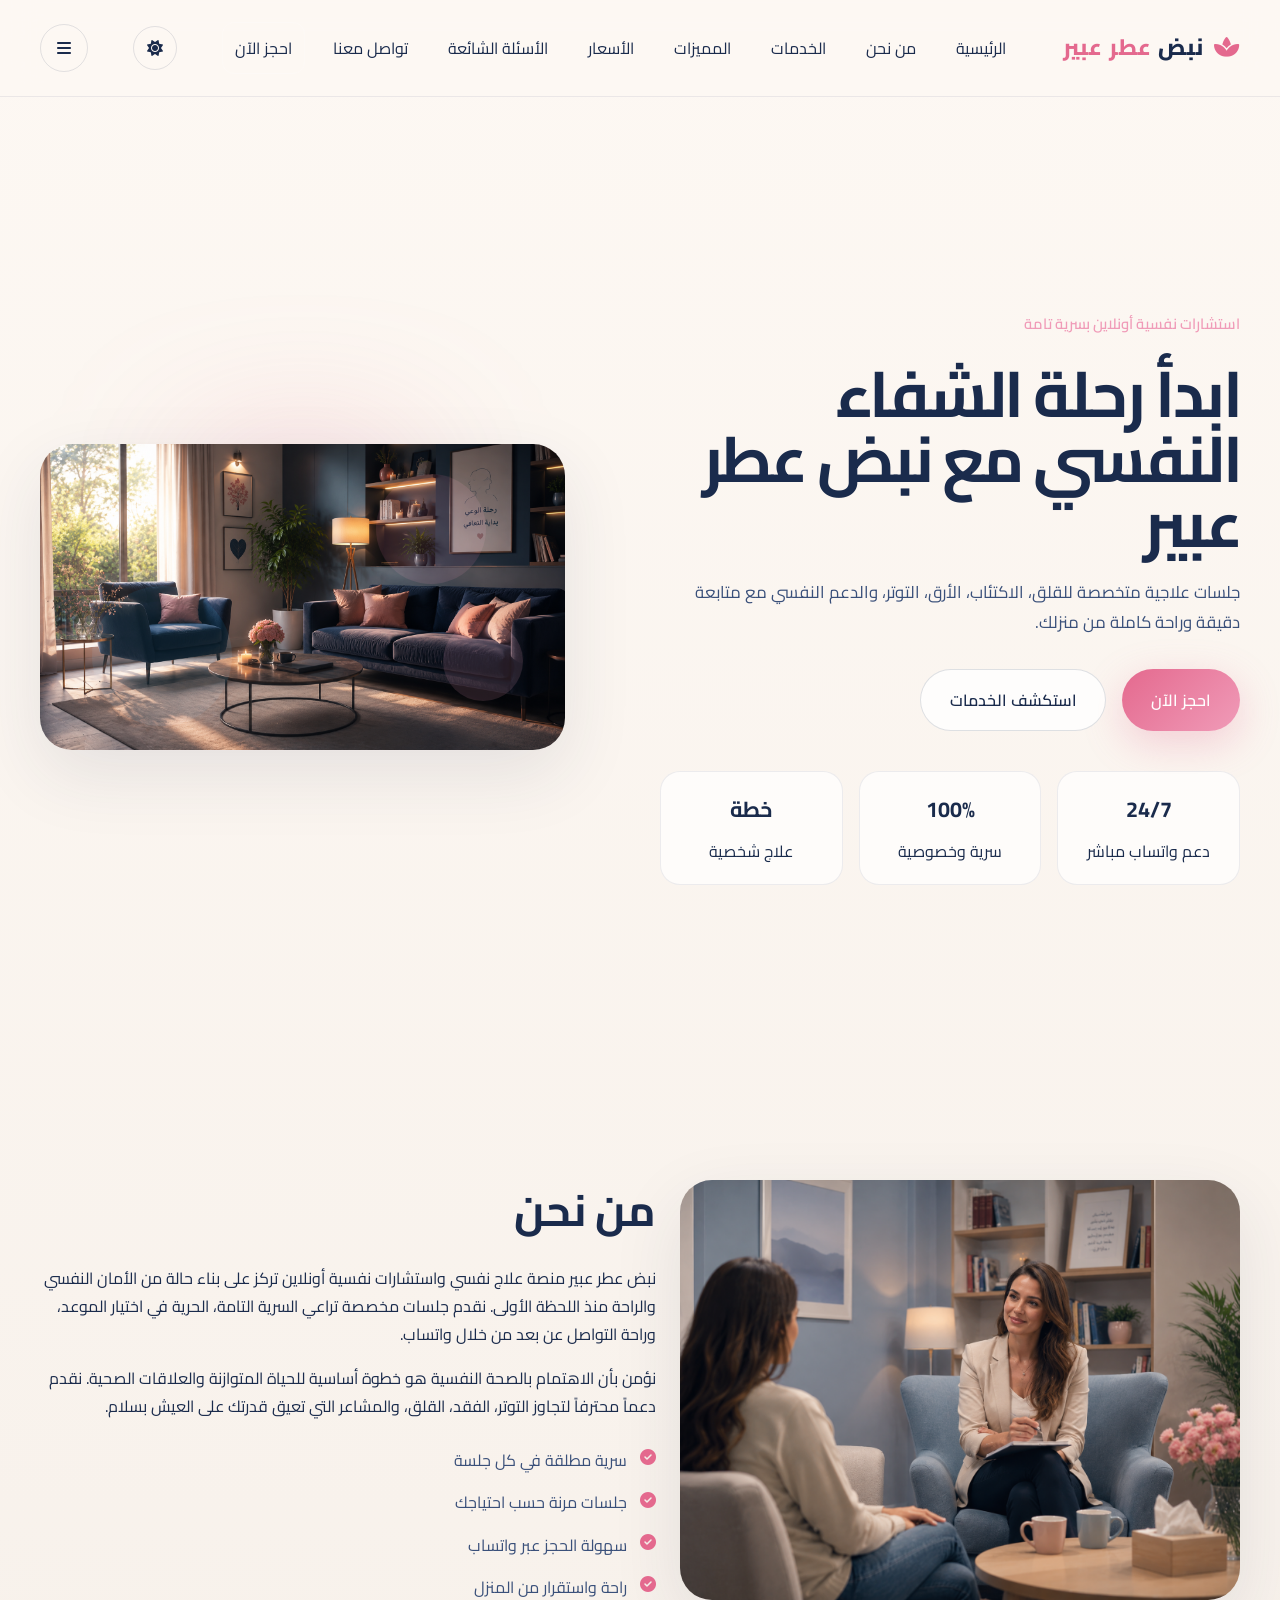
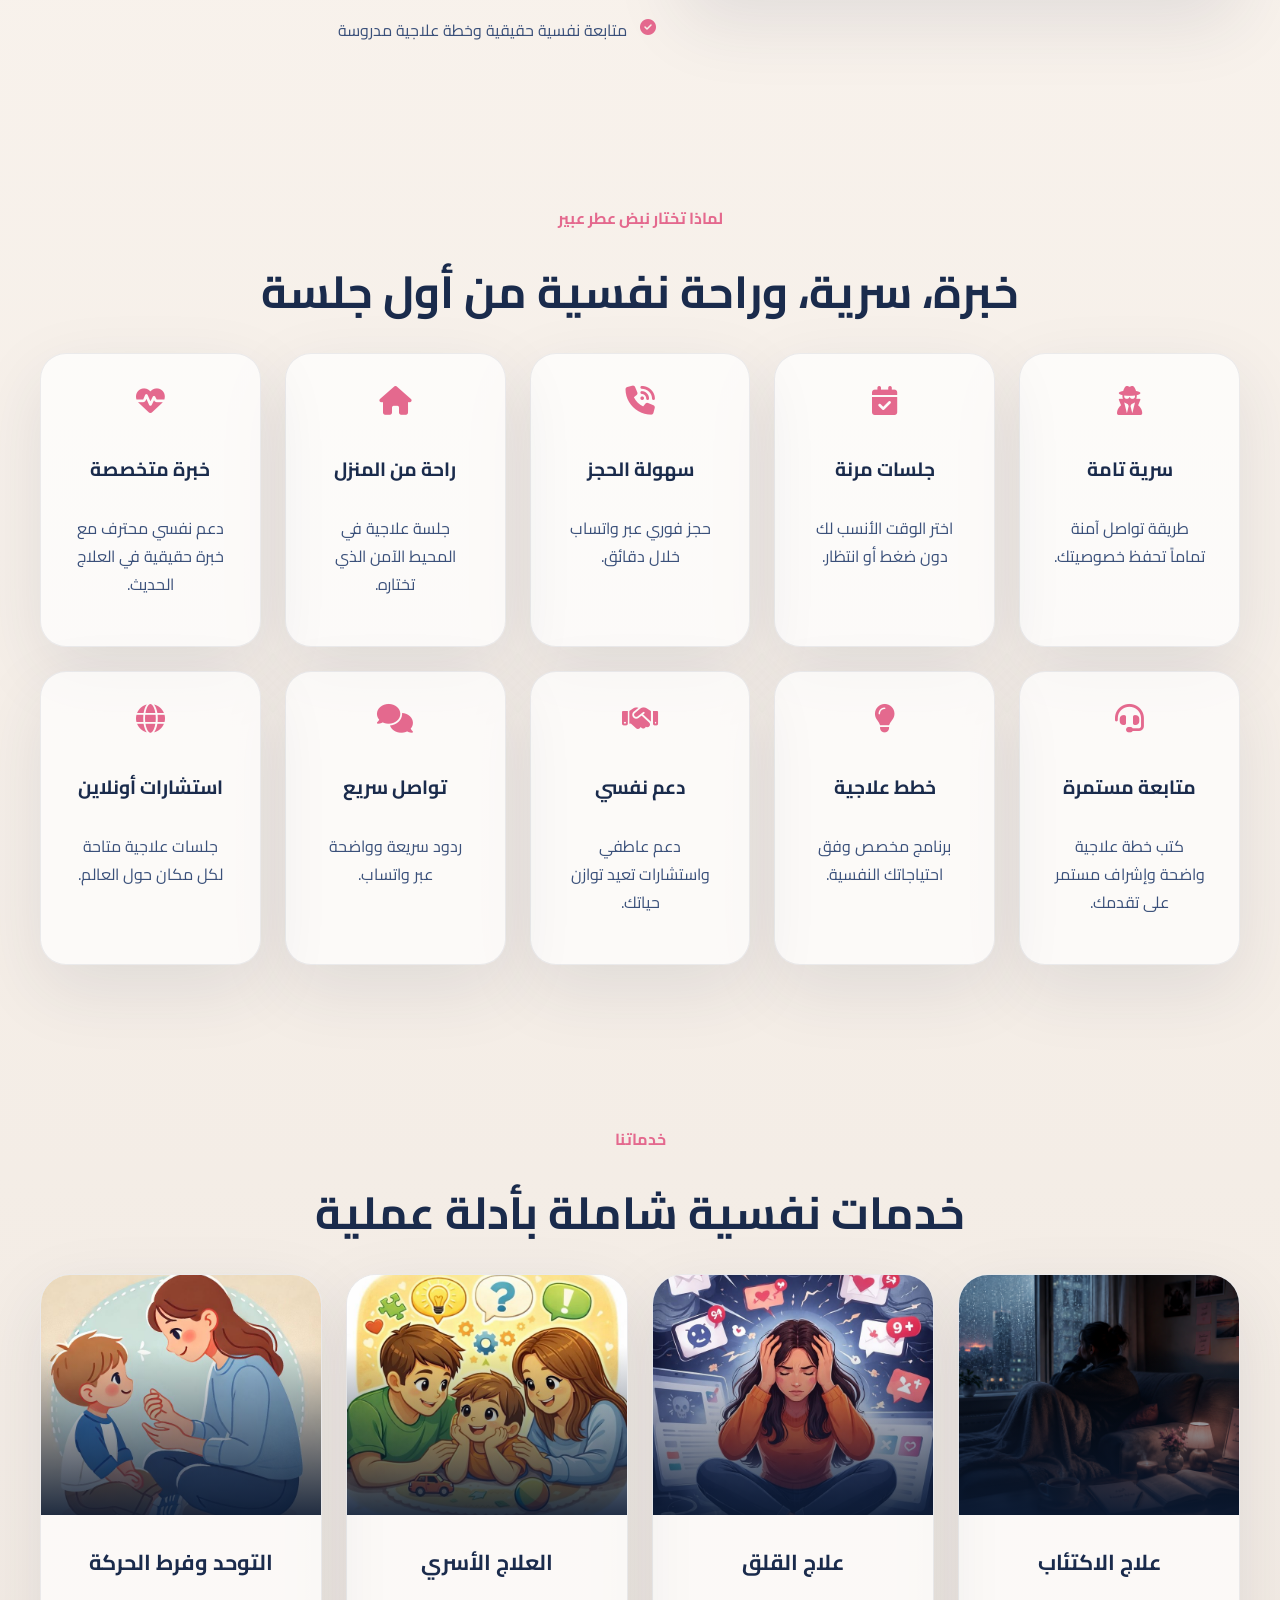
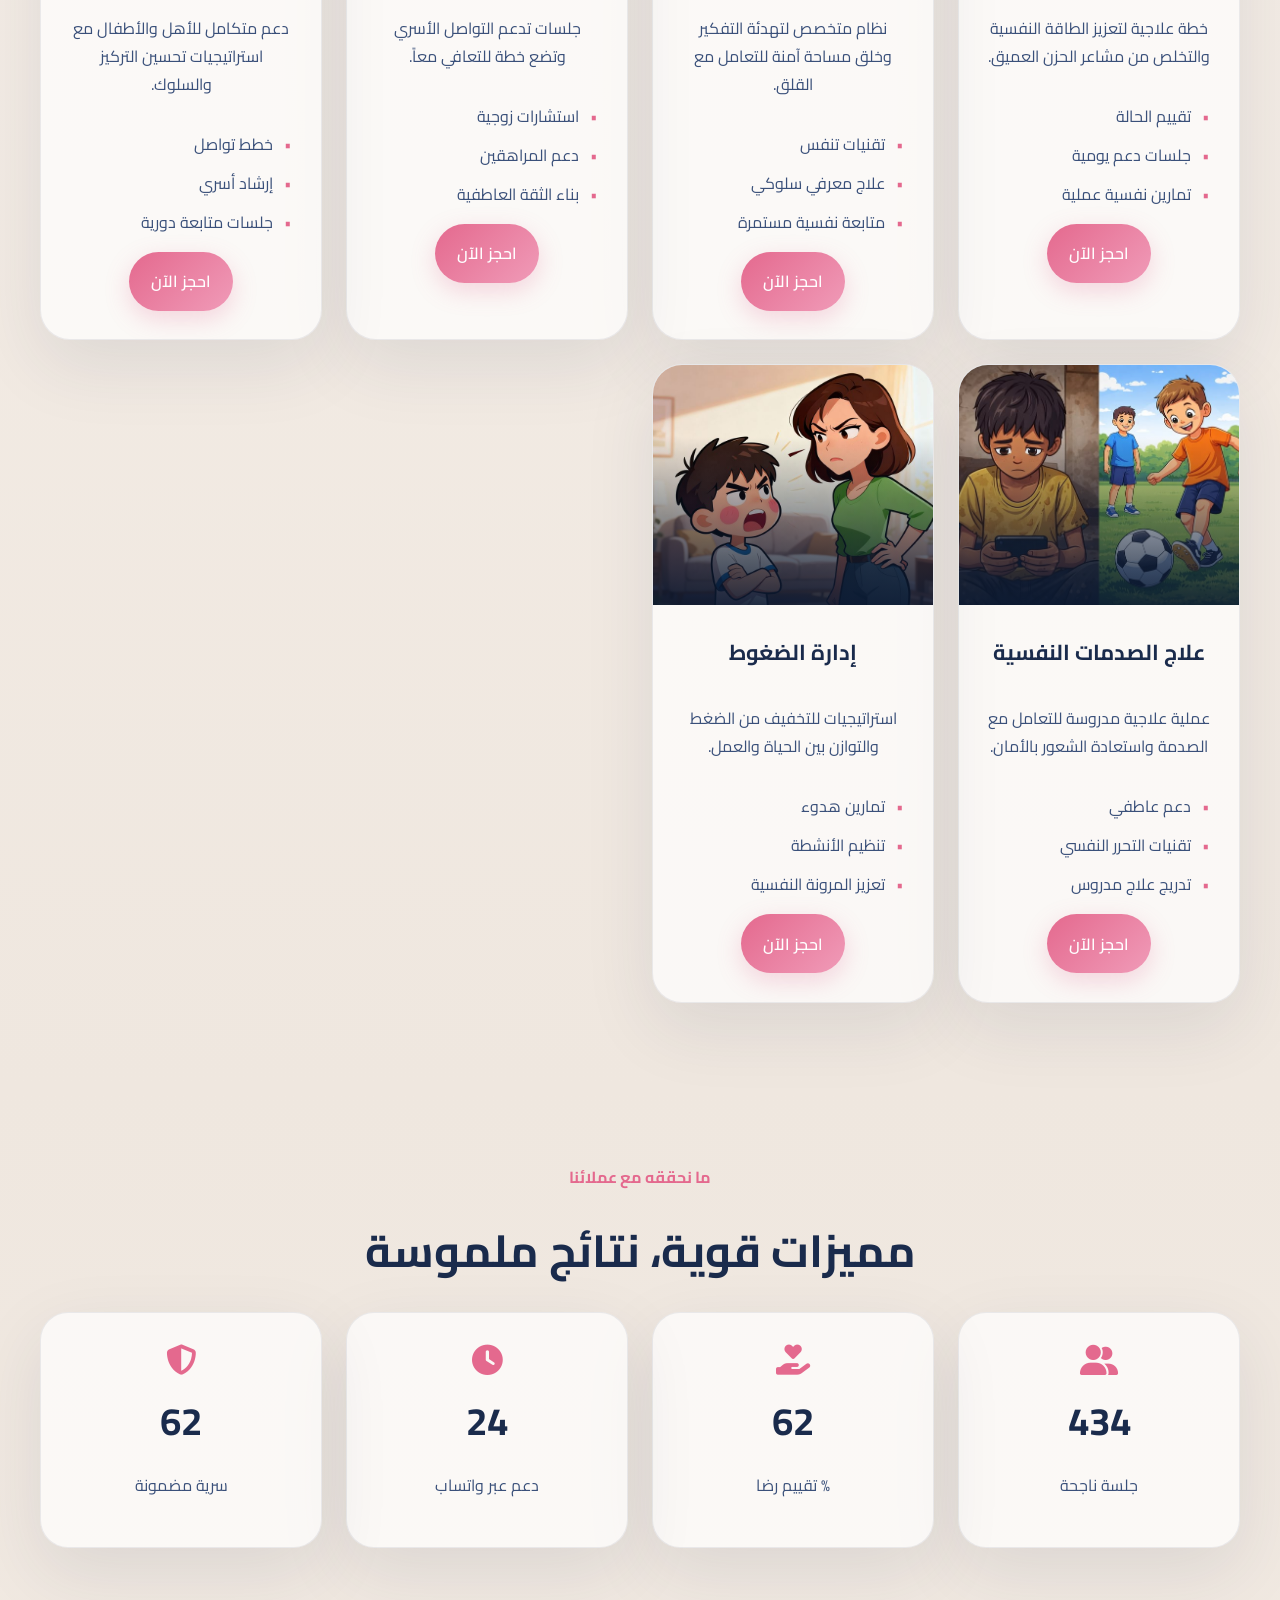
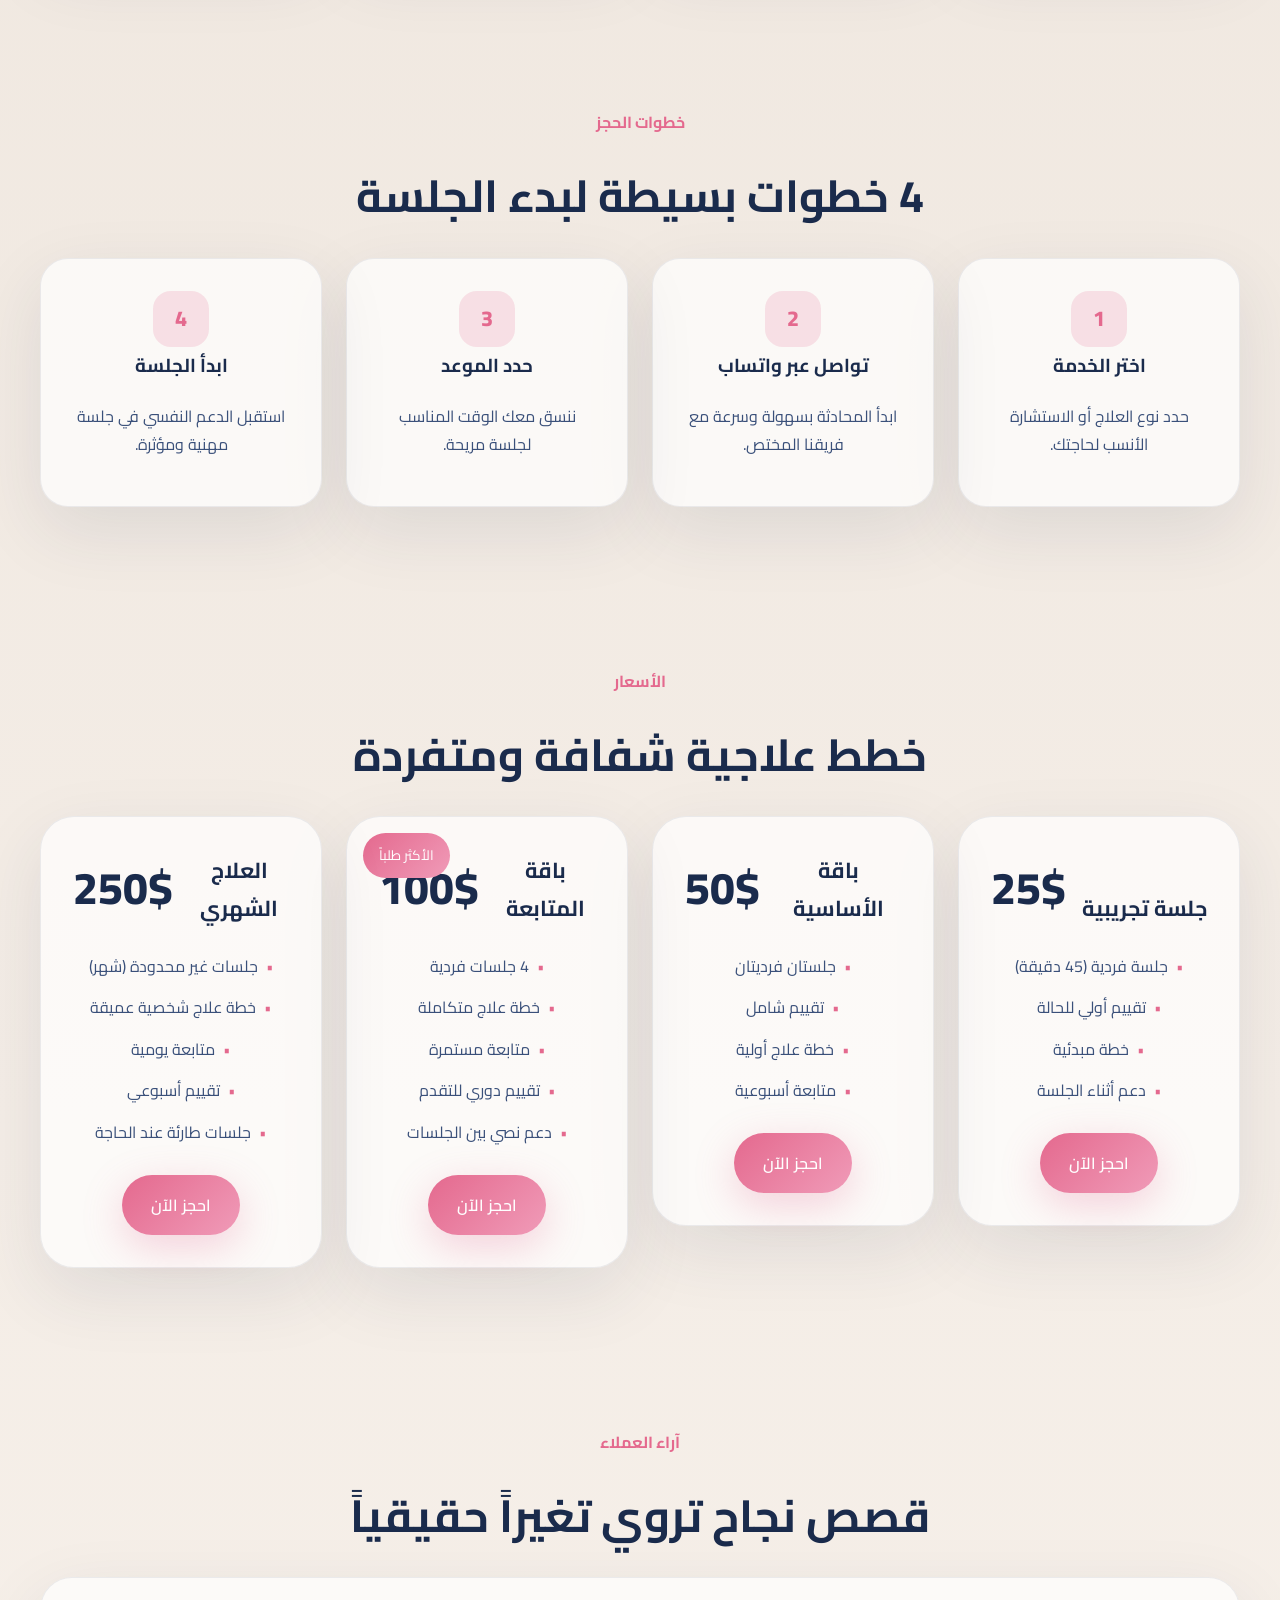
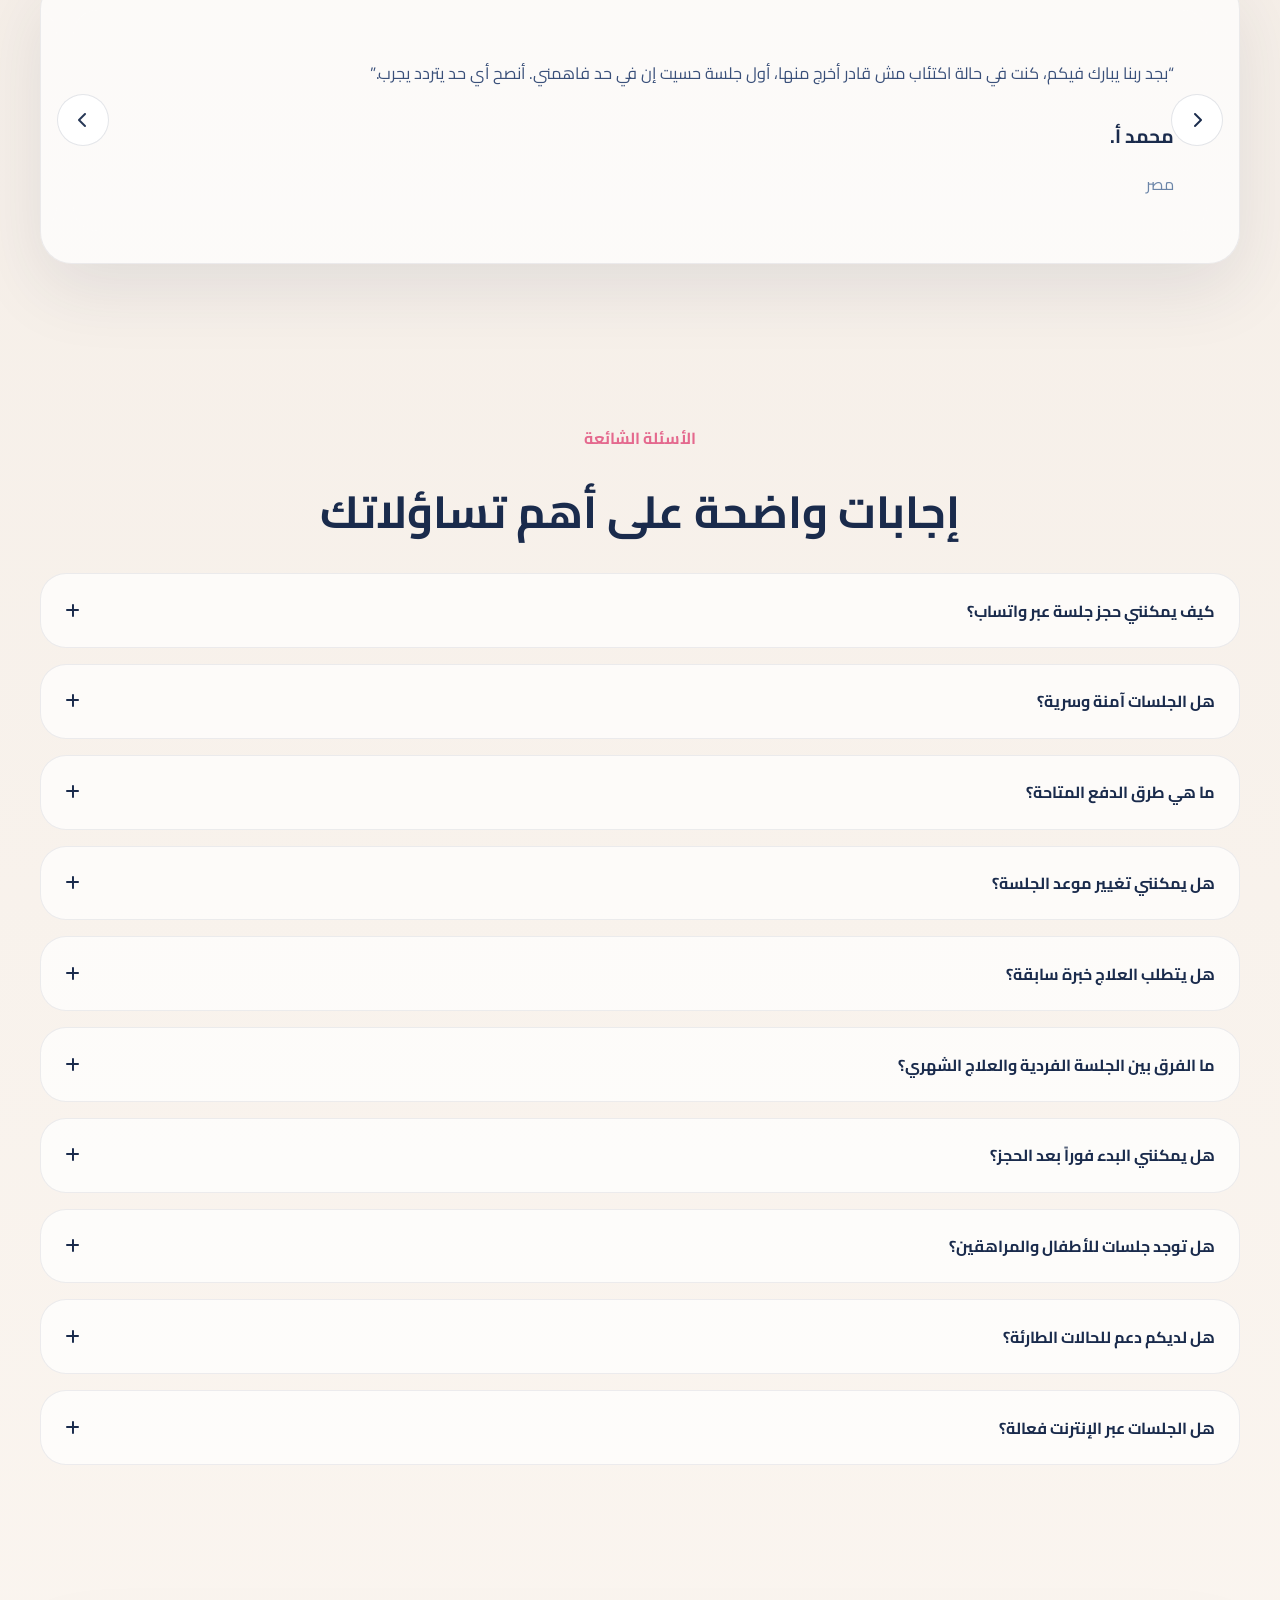
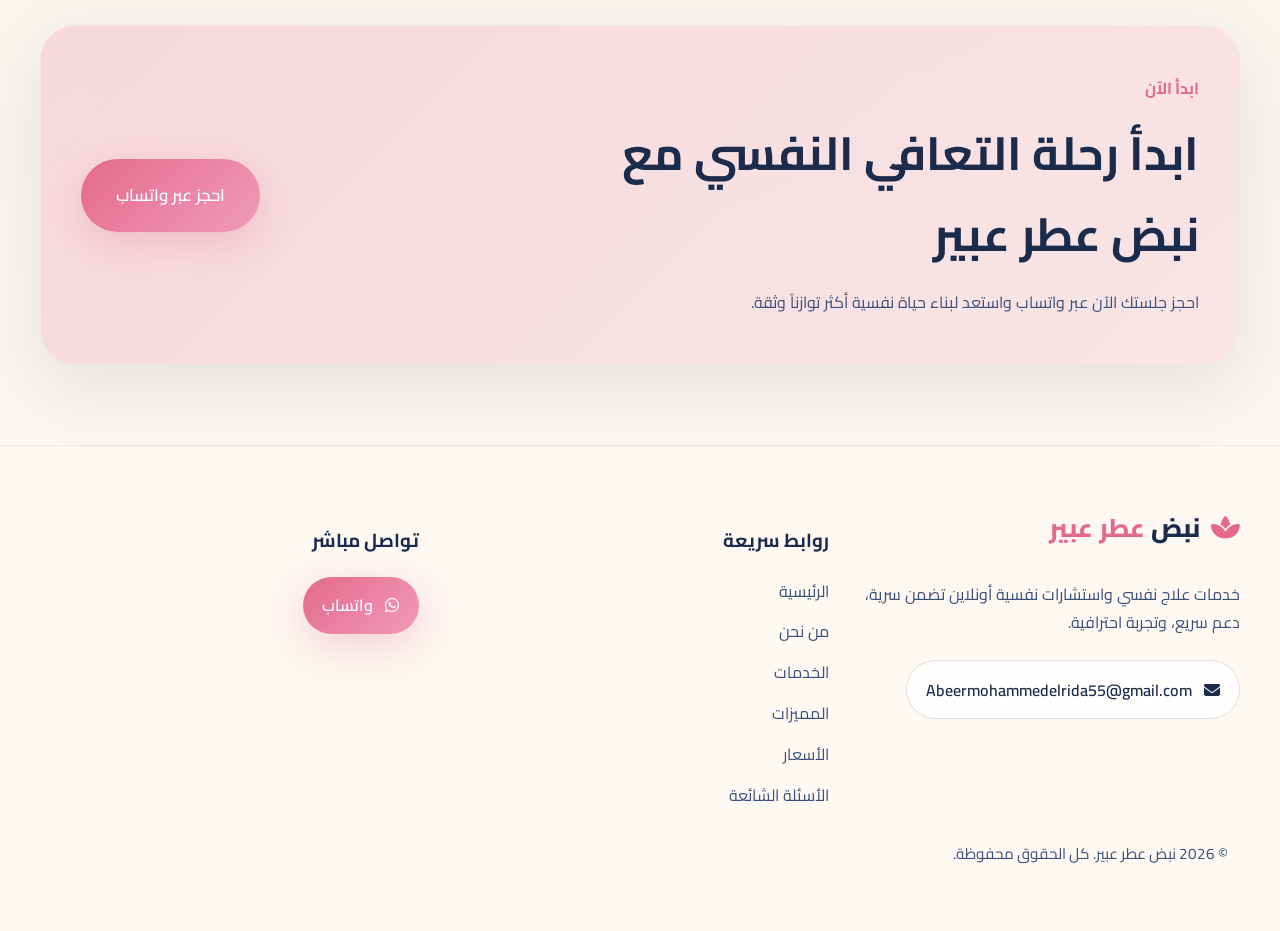
<file: index.html>
<!DOCTYPE html>
<html lang="ar" dir="rtl">
<head>
  <meta charset="UTF-8">
  <meta name="viewport" content="width=device-width, initial-scale=1.0">
  <meta name="google-site-verification" content="8nQle7IYAWwIN_vDR4CfS6nLUjs3NqHmTkTFEHsiv2M" />
  <title>نبض عطر عبير | علاج نفسي واستشارات أونلاين</title>
  <meta name="description" content="نبض عطر عبير تقدم علاجاً نفسياً واستشارات أونلاين بسرية تامة وراحة تامة. احجز الآن عبر واتساب وابدأ رحلة الشفاء النفسي من منزلك.">
  <meta name="keywords" content="علاج نفسي, استشارات نفسية, جلسات أونلاين, صحة نفسية, علاج الاكتئاب, علاج القلق, واتساب, نبض عطر عبير">
  <link rel="canonical" href="https://elabeer.github.io/nbd-atr-abeer/">
  <meta name="robots" content="index, follow">
  <meta property="og:type" content="website">
  <meta property="og:title" content="نبض عطر عبير | علاج نفسي واستشارات نفسية أونلاين">
  <meta property="og:description" content="احجز الآن جلسة علاج نفسي أو استشارة نفسية أونلاين عبر واتساب مع نبض عطر عبير. سرية، محترفة، وراحة من المنزل.">
  <meta property="og:image" content="assets/images/hero.png">
  <meta property="og:url" content="https://elabeer.github.io/nbd-atr-abeer/">
  <meta property="og:site_name" content="نبض عطر عبير">
  <meta name="twitter:card" content="summary_large_image">
  <meta name="twitter:title" content="نبض عطر عبير | علاج نفسي واستشارات نفسية أونلاين">
  <meta name="twitter:description" content="احجز الآن جلسة علاج نفسي أو استشارة نفسية أونلاين عبر واتساب مع نبض عطر عبير. سرية، محترفة، وراحة من المنزل.">
  <meta name="twitter:image" content="assets/images/hero.png">
  <link rel="icon" href="assets/images/logo.png" type="image/png">
  <link rel="preconnect" href="https://fonts.googleapis.com">
  <link rel="preconnect" href="https://fonts.gstatic.com" crossorigin>
  <link href="https://fonts.googleapis.com/css2?family=Cairo:wght@300;400;500;600;700;800&display=swap" rel="stylesheet">
  <link rel="stylesheet" href="https://cdn.jsdelivr.net/npm/@fortawesome/fontawesome-free@6.5.2/css/all.min.css" crossorigin="anonymous" referrerpolicy="no-referrer">
  <link rel="stylesheet" href="assets/css/style.css">
  <script type="application/ld+json">
  {
    "@context": "https://schema.org",
    "@type": "MedicalBusiness",
    "name": "نبض عطر عبير",
    "description": "خدمات علاج نفسي واستشارات نفسية أونلاين عبر واتساب.",
    "url": "https://elabeer.github.io/nbd-atr-abeer/",
    "telephone": "+249903446089",
    "email": "Abeermohammedelrida55@gmail.com",
    "address": {
      "@type": "PostalAddress",
      "addressCountry": "SD"
    },
    "image": "assets/images/hero.png",
    "sameAs": [
      "https://wa.me/249903446089"
    ]
  }
  </script>
</head>
<body>
  <div class="page-loader" aria-hidden="true"></div>
  <a href="#top" class="back-to-top" aria-label="العودة للأعلى"><i class="fa-solid fa-arrow-up"></i></a>
  <header class="site-header" id="top">
    <div class="container header-inner">
      <div class="brand">
        <a href="#top"><i class="fa-solid fa-spa brand-icon" aria-hidden="true"></i> نبض <span>عطر عبير</span></a>
      </div>
      <nav class="desktop-nav" aria-label="القائمة الرئيسية">
        <ul>
          <li><a href="#home">الرئيسية</a></li>
          <li><a href="#about">من نحن</a></li>
          <li><a href="#services">الخدمات</a></li>
          <li><a href="#features">المميزات</a></li>
          <li><a href="#pricing">الأسعار</a></li>
          <li><a href="#faq">الأسئلة الشائعة</a></li>
          <li><a href="#contact">تواصل معنا</a></li>
          <li><a class="btn-link" href="https://wa.me/249903446089?text=أهلاً%20أنا%20مهتم%20بالحجز%20في%20نبض%20عطر%20عبير">احجز الآن</a></li>
        </ul>
      </nav>
      <div class="header-actions">
        <button class="theme-toggle" id="themeToggle" aria-label="تبديل الثيم"><i class="fa-solid fa-moon"></i></button>
      </div>
      <button class="mobile-menu-toggle" id="mobileMenuToggle" aria-label="فتح القائمة"><i class="fa-solid fa-bars"></i></button>
    </div>
    <div class="mobile-nav" id="mobileNav" aria-hidden="true">
      <ul>
        <li><a href="#home">الرئيسية</a></li>
        <li><a href="#about">من نحن</a></li>
        <li><a href="#services">الخدمات</a></li>
        <li><a href="#features">المميزات</a></li>
        <li><a href="#pricing">الأسعار</a></li>
        <li><a href="#faq">الأسئلة الشائعة</a></li>
        <li><a href="#contact">تواصل معنا</a></li>
        <li><a class="btn-link mobile-cta" href="https://wa.me/249903446089?text=أهلاً%20أنا%20مهتم%20بالحجز%20في%20نبض%20عطر%20عبير">احجز الآن</a></li>
      </ul>
    </div>
  </header>

  <main>
    <section class="hero section" id="home" aria-label="قسم العرض الرئيسي">
      <div class="container hero-grid reveal">
        <div class="hero-copy">
          <span class="eyebrow">استشارات نفسية أونلاين بسرية تامة</span>
          <h1>ابدأ رحلة الشفاء النفسي مع نبض عطر عبير</h1>
          <p>جلسات علاجية متخصصة للقلق، الاكتئاب، الأرق، التوتر، والدعم النفسي مع متابعة دقيقة وراحة كاملة من منزلك.</p>
          <div class="hero-actions">
            <a class="btn btn-primary" href="https://wa.me/249903446089?text=أهلاً%20أنا%20مهتم%20بالحجز%20في%20نبض%20عطر%20عبير">احجز الآن</a>
            <a class="btn btn-secondary" href="#services">استكشف الخدمات</a>
          </div>
          <div class="hero-stats">
            <div><strong>24/7</strong><span>دعم واتساب مباشر</span></div>
            <div><strong>100%</strong><span>سرية وخصوصية</span></div>
            <div><strong>خطة</strong><span>علاج شخصية</span></div>
          </div>
        </div>
        <div class="hero-media">
          <div class="hero-glow"></div>
          <img src="assets/images/hero.png" alt="مقدمة علاج نفسى أونلاين" loading="lazy">
          <div class="floating-shape shape-1"></div>
          <div class="floating-shape shape-2"></div>
          <div class="floating-shape shape-3"></div>
        </div>
      </div>
    </section>

    <section class="about section" id="about" aria-labelledby="aboutTitle">
      <div class="container about-grid reveal">
        <div class="about-media">
          <img src="assets/images/about.png" alt="صورة من نحن" loading="lazy">
        </div>
        <div class="about-copy">
          <h2 id="aboutTitle">من نحن</h2>
          <p>نبض عطر عبير منصة علاج نفسي واستشارات نفسية أونلاين تركز على بناء حالة من الأمان النفسي والراحة منذ اللحظة الأولى. نقدم جلسات مخصصة تراعي السرية التامة، الحرية في اختيار الموعد، وراحة التواصل عن بعد من خلال واتساب.</p>
          <p>نؤمن بأن الاهتمام بالصحة النفسية هو خطوة أساسية للحياة المتوازنة والعلاقات الصحية. نقدم دعماً محترفاً لتجاوز التوتر، الفقد، القلق، والمشاعر التي تعيق قدرتك على العيش بسلام.</p>
          <ul class="about-list">
            <li><i class="fa-solid fa-check-circle"></i>سرية مطلقة في كل جلسة</li>
            <li><i class="fa-solid fa-check-circle"></i>جلسات مرنة حسب احتياجك</li>
            <li><i class="fa-solid fa-check-circle"></i>سهولة الحجز عبر واتساب</li>
            <li><i class="fa-solid fa-check-circle"></i>راحة واستقرار من المنزل</li>
            <li><i class="fa-solid fa-check-circle"></i>متابعة نفسية حقيقية وخطة علاجية مدروسة</li>
          </ul>
        </div>
      </div>
    </section>

    <section class="why section" id="features" aria-labelledby="featuresTitle">
      <div class="container reveal">
        <div class="section-heading">
          <span>لماذا تختار نبض عطر عبير</span>
          <h2 id="featuresTitle">خبرة، سرية، وراحة نفسية من أول جلسة</h2>
        </div>
        <div class="why-grid">
          <article class="feature-card">
            <i class="fa-solid fa-user-secret"></i>
            <h3>سرية تامة</h3>
            <p>طريقة تواصل آمنة تماماً تحفظ خصوصيتك.</p>
          </article>
          <article class="feature-card">
            <i class="fa-solid fa-calendar-check"></i>
            <h3>جلسات مرنة</h3>
            <p>اختر الوقت الأنسب لك دون ضغط أو انتظار.</p>
          </article>
          <article class="feature-card">
            <i class="fa-solid fa-phone-volume"></i>
            <h3>سهولة الحجز</h3>
            <p>حجز فوري عبر واتساب خلال دقائق.</p>
          </article>
          <article class="feature-card">
            <i class="fa-solid fa-home"></i>
            <h3>راحة من المنزل</h3>
            <p>جلسة علاجية في المحيط الآمن الذي تختاره.</p>
          </article>
          <article class="feature-card">
            <i class="fa-solid fa-heartbeat"></i>
            <h3>خبرة متخصصة</h3>
            <p>دعم نفسي محترف مع خبرة حقيقية في العلاج الحديث.</p>
          </article>
          <article class="feature-card">
            <i class="fa-solid fa-headset"></i>
            <h3>متابعة مستمرة</h3>
            <p>كتب خطة علاجية واضحة وإشراف مستمر على تقدمك.</p>
          </article>
          <article class="feature-card">
            <i class="fa-solid fa-lightbulb"></i>
            <h3>خطط علاجية</h3>
            <p>برنامج مخصص وفق احتياجاتك النفسية.</p>
          </article>
          <article class="feature-card">
            <i class="fa-solid fa-handshake"></i>
            <h3>دعم نفسي</h3>
            <p>دعم عاطفي واستشارات تعيد توازن حياتك.</p>
          </article>
          <article class="feature-card">
            <i class="fa-solid fa-comments"></i>
            <h3>تواصل سريع</h3>
            <p>ردود سريعة وواضحة عبر واتساب.</p>
          </article>
          <article class="feature-card">
            <i class="fa-solid fa-globe"></i>
            <h3>استشارات أونلاين</h3>
            <p>جلسات علاجية متاحة لكل مكان حول العالم.</p>
          </article>
        </div>
      </div>
    </section>

    <section class="services section" id="services" aria-labelledby="servicesTitle">
      <div class="container reveal">
        <div class="section-heading">
          <span>خدماتنا</span>
          <h2 id="servicesTitle">خدمات نفسية شاملة بأدلة عملية</h2>
        </div>
        <div class="services-grid">
          <article class="service-card">
            <div class="service-thumb"><img src="assets/images/depression.png" alt="علاج الاكتئاب" loading="lazy"></div>
            <div class="service-body">
              <h3>علاج الاكتئاب</h3>
              <p>خطة علاجية لتعزيز الطاقة النفسية والتخلص من مشاعر الحزن العميق.</p>
              <ul>
                <li>تقييم الحالة</li>
                <li>جلسات دعم يومية</li>
                <li>تمارين نفسية عملية</li>
              </ul>
              <a class="btn btn-card" href="https://wa.me/249903446089?text=أهلاً%20أريد%20حجز%20جلسة%20علاج%20الاكتئاب%20في%20نبض%20عطر%20عبير">احجز الآن</a>
            </div>
          </article>
          <article class="service-card">
            <div class="service-thumb"><img src="assets/images/anxiety.png" alt="علاج القلق" loading="lazy"></div>
            <div class="service-body">
              <h3>علاج القلق</h3>
              <p>نظام متخصص لتهدئة التفكير وخلق مساحة آمنة للتعامل مع القلق.</p>
              <ul>
                <li>تقنيات تنفس</li>
                <li>علاج معرفي سلوكي</li>
                <li>متابعة نفسية مستمرة</li>
              </ul>
              <a class="btn btn-card" href="https://wa.me/249903446089?text=أهلاً%20أريد%20حجز%20جلسة%20علاج%20القلق%20في%20نبض%20عطر%20عبير">احجز الآن</a>
            </div>
          </article>
          <article class="service-card">
            <div class="service-thumb"><img src="assets/images/children.png" alt="العلاج الأسري" loading="lazy"></div>
            <div class="service-body">
              <h3>العلاج الأسري</h3>
              <p>جلسات تدعم التواصل الأسري وتضع خطة للتعافي معاً.</p>
              <ul>
                <li>استشارات زوجية</li>
                <li>دعم المراهقين</li>
                <li>بناء الثقة العاطفية</li>
              </ul>
              <a class="btn btn-card" href="https://wa.me/249903446089?text=أهلاً%20أريد%20حجز%20جلسة%20علاج%20أسري%20في%20نبض%20عطر%20عبير">احجز الآن</a>
            </div>
          </article>
          <article class="service-card">
            <div class="service-thumb"><img src="assets/images/autism.png" alt="دعم التوحد" loading="lazy"></div>
            <div class="service-body">
              <h3>التوحد وفرط الحركة</h3>
              <p>دعم متكامل للأهل والأطفال مع استراتيجيات تحسين التركيز والسلوك.</p>
              <ul>
                <li>خطط تواصل</li>
                <li>إرشاد أسري</li>
                <li>جلسات متابعة دورية</li>
              </ul>
              <a class="btn btn-card" href="https://wa.me/249903446089?text=أهلاً%20أريد%20حجز%20جلسة%20دعم%20التوحد%20في%20نبض%20عطر%20عبير">احجز الآن</a>
            </div>
          </article>
          <article class="service-card">
            <div class="service-thumb"><img src="assets/images/trauma.png" alt="علاج الصدمات النفسية" loading="lazy"></div>
            <div class="service-body">
              <h3>علاج الصدمات النفسية</h3>
              <p>عملية علاجية مدروسة للتعامل مع الصدمة واستعادة الشعور بالأمان.</p>
              <ul>
                <li>دعم عاطفي</li>
                <li>تقنيات التحرر النفسي</li>
                <li>تدريج علاج مدروس</li>
              </ul>
              <a class="btn btn-card" href="https://wa.me/249903446089?text=أهلاً%20أريد%20حجز%20جلسة%20علاج%20الصدمات%20في%20نبض%20عطر%20عبير">احجز الآن</a>
            </div>
          </article>
          <article class="service-card">
            <div class="service-thumb"><img src="assets/images/stress.png" alt="إدارة الضغوط" loading="lazy"></div>
            <div class="service-body">
              <h3>إدارة الضغوط</h3>
              <p>استراتيجيات للتخفيف من الضغط والتوازن بين الحياة والعمل.</p>
              <ul>
                <li>تمارين هدوء</li>
                <li>تنظيم الأنشطة</li>
                <li>تعزيز المرونة النفسية</li>
              </ul>
              <a class="btn btn-card" href="https://wa.me/249903446089?text=أهلاً%20أريد%20حجز%20جلسة%20إدارة%20الضغوط%20في%20نبض%20عطر%20عبير">احجز الآن</a>
            </div>
          </article>
        </div>
      </div>
    </section>

    <section class="stats section" aria-labelledby="statsTitle">
      <div class="container reveal">
        <div class="section-heading">
          <span>ما نحققه مع عملائنا</span>
          <h2 id="statsTitle">مميزات قوية، نتائج ملموسة</h2>
        </div>
        <div class="stats-grid">
          <div class="stat-card">
            <i class="fa-solid fa-user-friends"></i>
            <strong data-target="1200">0</strong>
            <p>جلسة ناجحة</p>
          </div>
          <div class="stat-card">
            <i class="fa-solid fa-hand-holding-heart"></i>
            <strong data-target="98">0</strong>
            <p>% تقييم رضا</p>
          </div>
          <div class="stat-card">
            <i class="fa-solid fa-clock"></i>
            <strong data-target="24">0</strong>
            <p>دعم عبر واتساب</p>
          </div>
          <div class="stat-card">
            <i class="fa-solid fa-shield-alt"></i>
            <strong data-target="100">0</strong>
            <p>سرية مضمونة</p>
          </div>
        </div>
      </div>
    </section>

    <section class="steps section" aria-labelledby="stepsTitle">
      <div class="container reveal">
        <div class="section-heading">
          <span>خطوات الحجز</span>
          <h2 id="stepsTitle">4 خطوات بسيطة لبدء الجلسة</h2>
        </div>
        <div class="steps-grid">
          <article class="step-card">
            <span>1</span>
            <h3>اختر الخدمة</h3>
            <p>حدد نوع العلاج أو الاستشارة الأنسب لحاجتك.</p>
          </article>
          <article class="step-card">
            <span>2</span>
            <h3>تواصل عبر واتساب</h3>
            <p>ابدأ المحادثة بسهولة وسرعة مع فريقنا المختص.</p>
          </article>
          <article class="step-card">
            <span>3</span>
            <h3>حدد الموعد</h3>
            <p>ننسق معك الوقت المناسب لجلسة مريحة.</p>
          </article>
          <article class="step-card">
            <span>4</span>
            <h3>ابدأ الجلسة</h3>
            <p>استقبل الدعم النفسي في جلسة مهنية ومؤثرة.</p>
          </article>
        </div>
      </div>
    </section>

    <section class="pricing section" id="pricing" aria-labelledby="pricingTitle">
      <div class="container reveal">
        <div class="section-heading">
          <span>الأسعار</span>
          <h2 id="pricingTitle">خطط علاجية شفافة ومتفردة</h2>
        </div>
        <div class="pricing-grid">
          <article class="pricing-card">
            <div class="pricing-header">
              <h3>جلسة تجريبية</h3>
              <p>25$</p>
            </div>
            <ul>
              <li>جلسة فردية (45 دقيقة)</li>
              <li>تقييم أولي للحالة</li>
              <li>خطة مبدئية</li>
              <li>دعم أثناء الجلسة</li>
            </ul>
            <a class="btn btn-primary" href="https://wa.me/249903446089?text=أهلاً%20أريد%20حجز%20الباقة%20التجريبية%20(25$)%20في%20نبض%20عطر%20عبير">احجز الآن</a>
          </article>
          <article class="pricing-card">
            <div class="pricing-header">
              <h3>باقة الأساسية</h3>
              <p>50$</p>
            </div>
            <ul>
              <li>جلستان فرديتان</li>
              <li>تقييم شامل</li>
              <li>خطة علاج أولية</li>
              <li>متابعة أسبوعية</li>
            </ul>
            <a class="btn btn-primary" href="https://wa.me/249903446089?text=أهلاً%20أريد%20حجز%20الباقة%20الأساسية%20(50$)%20في%20نبض%20عطر%20عبير">احجز الآن</a>
          </article>
          <article class="pricing-card recommended">
            <div class="pricing-ribbon">الأكثر طلباً</div>
            <div class="pricing-header">
              <h3>باقة المتابعة</h3>
              <p>100$</p>
            </div>
            <ul>
              <li>4 جلسات فردية</li>
              <li>خطة علاج متكاملة</li>
              <li>متابعة مستمرة</li>
              <li>تقييم دوري للتقدم</li>
              <li>دعم نصي بين الجلسات</li>
            </ul>
            <a class="btn btn-primary" href="https://wa.me/249903446089?text=أهلاً%20أريد%20حجز%20باقة%20المتابعة%20(100$)%20في%20نبض%20عطر%20عبير">احجز الآن</a>
          </article>
          <article class="pricing-card">
            <div class="pricing-header">
              <h3>العلاج الشهري</h3>
              <p>250$</p>
            </div>
            <ul>
              <li>جلسات غير محدودة (شهر)</li>
              <li>خطة علاج شخصية عميقة</li>
              <li>متابعة يومية</li>
              <li>تقييم أسبوعي</li>
              <li>جلسات طارئة عند الحاجة</li>
            </ul>
            <a class="btn btn-primary" href="https://wa.me/249903446089?text=أهلاً%20أريد%20حجز%20العلاج%20الشهري%20(250$)%20في%20نبض%20عطر%20عبير">احجز الآن</a>
          </article>
        </div>
      </div>
    </section>

    <section class="testimonials section" aria-labelledby="testimonialsTitle">
      <div class="container reveal">
        <div class="section-heading">
          <span>آراء العملاء</span>
          <h2 id="testimonialsTitle">قصص نجاح تروي تغيراً حقيقياً</h2>
        </div>
        <div class="testimonial-slider" id="testimonialSlider">
          <button class="slider-btn prev" aria-label="الشريحة السابقة"><i class="fa-solid fa-chevron-left"></i></button>
          <div class="testimonial-track">
            <!-- 30 شهادة متنوعة -->
            <article class="testimonial-card"><p>“بجد ربنا يبارك فيكم، كنت في حالة اكتئاب مش قادر أخرج منها، أول جلسة حسيت إن في حد فاهمني. أنصح أي حد يتردد يجرب.”</p><h3>محمد أ.</h3><span>مصر</span></article>
            <article class="testimonial-card"><p>“والله يا جماعة الخير، الخدمة دي غيرت حياتي. القلق كان مخليني مش عارف أنام، الحمد لله بقيت مرتاح نفسياً.”</p><h3>أحمد ر.</h3><span>السعودية</span></article>
            <article class="testimonial-card"><p>“صراحة ما توقعت الفائدة الكبيرة دي، الأخصائية كانت لطيفة ومتفهمة، وحسيت إن في أمل. شكراً نبض عطر عبير.”</p><h3>فاطمة ح.</h3><span>السودان</span></article>
            <article class="testimonial-card"><p>“كانت تجربة رائعة، السرية التامة والأمان النفسي كانوا موجودين. أنصح كل من يعاني من الضغوطات.”</p><h3>نورة س.</h3><span>الكويت</span></article>
            <article class="testimonial-card"><p>“أنا أم لطفل توحد، الجلسات ساعدتني أفهم ابني أكثر وتعاملت معاه بطريقة مختلفة. دعم لا يُقدر بثمن.”</p><h3>منى ي.</h3><span>الإمارات</span></article>
            <article class="testimonial-card"><p>“الصراحة كنت حاسس بالوحدة والضياع، لكن بعد الجلسات بدأت أرجع لحياتي تاني. ربنا يجزيكم خير.”</p><h3>خالد و.</h3><span>مصر</span></article>
            <article class="testimonial-card"><p>“فريق محترف جداً، الطريقة سلسة والجو مريح. صرت أنتظر الجلسة بفارغ الصبر!”</p><h3>سارة م.</h3><span>السعودية</span></article>
            <article class="testimonial-card"><p>“ما شاء الله، خبرة كبيرة واهتمام بالتفاصيل. فعلاً حسيت بتحسن في علاقاتي الأسرية.”</p><h3>عبدالله ز.</h3><span>قطر</span></article>
            <article class="testimonial-card"><p>“الجلسات كانت بمثابة طوق نجاة لي، ساعدتني أتجاوز صدمة كبيرة. سرية تامة واحترام لا متناهي.”</p><h3>ليلى ط.</h3><span>لبنان</span></article>
            <article class="testimonial-card"><p>“أفضل قرار أخدته في حياتي هو إني بدأت العلاج معاكم. الحياة بقت حلوة تاني.”</p><h3>هاني ش.</h3><span>مصر</span></article>
            <article class="testimonial-card"><p>“كنت أعاني من نوبات هلع، والعلاج السلوكي المعرفي معاهم كان فعال جداً. الحمد لله.”</p><h3>ريما د.</h3><span>الأردن</span></article>
            <article class="testimonial-card"><p>“حبيت أسلوبهم في التعامل، مش بيركزوا على العلاج بس، كمان بيدعموا نفسياً.”</p><h3>ياسر ن.</h3><span>السودان</span></article>
            <article class="testimonial-card"><p>“شكراً لكل القائمين على هالمشروع الرائع. فعلاً نبض عطر عبير خفف عني معاناة طويلة.”</p><h3>غادة ف.</h3><span>سوريا</span></article>
            <article class="testimonial-card"><p>“صراحة، كنت خايف أجرب الأونلاين، لكن طلعت أحسن من العيادات التقليدية. خصوصية وراحة.”</p><h3>سامي ج.</h3><span>تونس</span></article>
            <article class="testimonial-card"><p>“فيه دعم مستمر، حتى بين الجلسات بحس إن في حد جنبي. مش بشعر بالوحدة أبداً.”</p><h3>هدى ع.</h3><span>البحرين</span></article>
            <article class="testimonial-card"><p>“كنت أعاني من التفكير الزائد، علموني تمارين عملية ساعدتني أتحكم في أفكاري.”</p><h3>ماجد س.</h3><span>مصر</span></article>
            <article class="testimonial-card"><p>“ما شاء الله تبارك الله، خطط علاجية واضحة ومنطقية. أنصح فيها بشدة.”</p><h3>نجلاء ب.</h3><span>السعودية</span></article>
            <article class="testimonial-card"><p>“التعامل مع الأخصائية كان راقياً جداً، وشرحت لي كل حاجة بوضوح. شكراً لكم.”</p><h3>جمانة ق.</h3><span>الكويت</span></article>
            <article class="testimonial-card"><p>“بعد سنين من المعاناة مع القلق، لقيت الحل أخيراً عندكم. تستحقوا كل الخير.”</p><h3>إبراهيم خ.</h3><span>السودان</span></article>
            <article class="testimonial-card"><p>“ممتازين في كل شيء، من الحجز للجلسات للمتابعة. نظام منظم جداً.”</p><h3>دينا م.</h3><span>مصر</span></article>
            <article class="testimonial-card"><p>“الروح الطيبة والكلام الحلو كان له تأثير كبير علي. فعلاً إحساس جميل.”</p><h3>فهد د.</h3><span>السعودية</span></article>
            <article class="testimonial-card"><p>“ساعدوني أتجاوز مشاكل الثقة بالنفس، والحين أنا شخص مختلف. الحمد لله.”</p><h3>نادية ش.</h3><span>المغرب</span></article>
            <article class="testimonial-card"><p>“أسلوبهم مش تقليدي، متميزين جداً في التواصل. حسيت إنهم فاهمين مشكلتي من أول كلمة.”</p><h3>عمر ه.</h3><span>الجزائر</span></article>
            <article class="testimonial-card"><p>“استمراريتي في العلاج معاكم كانت أفضل قرار. الأمان النفسي هناك كبير جداً.”</p><h3>شيماء ع.</h3><span>مصر</span></article>
            <article class="testimonial-card"><p>“الحياة بعد العلاج صارت فيها ألوان. كنت داكنة جداً والحين أنا مبسوطة.”</p><h3>مها ر.</h3><span>السعودية</span></article>
            <article class="testimonial-card"><p>“الخطط المرنة والجلسات المريحة خلتني أواظب على العلاج بدون ما أحس بملل.”</p><h3>طارق ن.</h3><span>الأردن</span></article>
            <article class="testimonial-card"><p>“تواصل واتساب السريع كان نقطة تحول، أي استفسار بلاقي رد فوري.”</p><h3>عائشة ف.</h3><span>السودان</span></article>
            <article class="testimonial-card"><p>“كنت شاكك في الموضوع، لكن بعد أول جلسة غيرت رأيي 180 درجة. ممتازين.”</p><h3>وليد ز.</h3><span>مصر</span></article>
            <article class="testimonial-card"><p>“جربت أكثر من مكان، لكن نبض عطر عبير مختلف. إحساس الأمان والراحة لا يوصف.”</p><h3>أمل ك.</h3><span>الكويت</span></article>
            <article class="testimonial-card"><p>“شكراً من القلب، ساعدتوني أرجع أضحك من جديد وأستمتع بالحياة.”</p><h3>محمد ص.</h3><span>السعودية</span></article>
          </div>
          <button class="slider-btn next" aria-label="الشريحة التالية"><i class="fa-solid fa-chevron-right"></i></button>
        </div>
      </div>
    </section>

    <section class="faq section" id="faq" aria-labelledby="faqTitle">
      <div class="container reveal">
        <div class="section-heading">
          <span>الأسئلة الشائعة</span>
          <h2 id="faqTitle">إجابات واضحة على أهم تساؤلاتك</h2>
        </div>
        <div class="faq-grid">
          <article class="faq-item">
            <button class="faq-question" aria-expanded="false">كيف يمكنني حجز جلسة عبر واتساب؟ <i class="fa-solid fa-plus"></i></button>
            <div class="faq-answer"><p>اضغط على زر الحجز ليتم توجيهك مباشرة إلى محادثة واتساب، ثم اختر الخدمة والموعد المناسب.</p></div>
          </article>
          <article class="faq-item">
            <button class="faq-question" aria-expanded="false">هل الجلسات آمنة وسرية؟ <i class="fa-solid fa-plus"></i></button>
            <div class="faq-answer"><p>نعم، نلتزم بأعلى معايير السرية والخصوصية في جميع لقاءاتنا واستشاراتنا.</p></div>
          </article>
          <article class="faq-item">
            <button class="faq-question" aria-expanded="false">ما هي طرق الدفع المتاحة؟ <i class="fa-solid fa-plus"></i></button>
            <div class="faq-answer"><p>يتم الاتفاق على طرق الدفع عبر محادثة واتساب بناءً على تفضيلاتك.</p></div>
          </article>
          <article class="faq-item">
            <button class="faq-question" aria-expanded="false">هل يمكنني تغيير موعد الجلسة؟ <i class="fa-solid fa-plus"></i></button>
            <div class="faq-answer"><p>بالطبع، سيتم تعديل موعدك بسهولة بناءً على توافر المواعيد.</p></div>
          </article>
          <article class="faq-item">
            <button class="faq-question" aria-expanded="false">هل يتطلب العلاج خبرة سابقة؟ <i class="fa-solid fa-plus"></i></button>
            <div class="faq-answer"><p>لا، خدماتنا تراعي الجميع من جميع المستويات، ونبدأ من نقطة انطلاقك الخاصة.</p></div>
          </article>
          <article class="faq-item">
            <button class="faq-question" aria-expanded="false">ما الفرق بين الجلسة الفردية والعلاج الشهري؟ <i class="fa-solid fa-plus"></i></button>
            <div class="faq-answer"><p>الجلسة الفردية مناسبة للتقييم السريع، بينما العلاج الشهري يقدم متابعة مستمرة وخطة علاج أعمق.</p></div>
          </article>
          <article class="faq-item">
            <button class="faq-question" aria-expanded="false">هل يمكنني البدء فوراً بعد الحجز؟ <i class="fa-solid fa-plus"></i></button>
            <div class="faq-answer"><p>نعم، ننسق معك أسرع موعد متاح ونبدأ الجلسة في أقرب وقت ممكن.</p></div>
          </article>
          <article class="faq-item">
            <button class="faq-question" aria-expanded="false">هل توجد جلسات للأطفال والمراهقين؟ <i class="fa-solid fa-plus"></i></button>
            <div class="faq-answer"><p>نعم، نقدم حصصاً مخصصة للأطفال والمراهقين مع دعم أسرى شامل.</p></div>
          </article>
          <article class="faq-item">
            <button class="faq-question" aria-expanded="false">هل لديكم دعم للحالات الطارئة؟ <i class="fa-solid fa-plus"></i></button>
            <div class="faq-answer"><p>نقدم استجابة سريعة عبر واتساب للحالات الحرجة والدعم النفسي الطارئ.</p></div>
          </article>
          <article class="faq-item">
            <button class="faq-question" aria-expanded="false">هل الجلسات عبر الإنترنت فعالة؟ <i class="fa-solid fa-plus"></i></button>
            <div class="faq-answer"><p>نعم، الجلسات الأونلاين تحقق نتائج قوية عند تقديمها باحترافية وتركيز على احتياجك.</p></div>
          </article>
        </div>
      </div>
    </section>

    <section class="cta section" aria-labelledby="ctaTitle">
      <div class="container cta-box reveal">
        <div>
          <span>ابدأ الآن</span>
          <h2 id="ctaTitle">ابدأ رحلة التعافي النفسي مع نبض عطر عبير</h2>
          <p>احجز جلستك الآن عبر واتساب واستعد لبناء حياة نفسية أكثر توازناً وثقة.</p>
        </div>
        <a class="btn btn-primary large" href="https://wa.me/249903446089?text=أهلاً%20أنا%20مهتم%20بالحجز%20في%20نبض%20عطر%20عبير">احجز عبر واتساب</a>
      </div>
    </section>
  </main>

  <footer class="site-footer" id="contact" aria-labelledby="footerTitle">
    <div class="container footer-grid reveal">
      <div>
        <a class="footer-brand" href="#top"><i class="fa-solid fa-spa"></i> نبض <span>عطر عبير</span></a>
        <p>خدمات علاج نفسي واستشارات نفسية أونلاين تضمن سرية، دعم سريع، وتجربة احترافية.</p>
        <a class="btn btn-secondary" href="mailto:Abeermohammedelrida55@gmail.com"><i class="fa-solid fa-envelope"></i> Abeermohammedelrida55@gmail.com</a>
      </div>
      <div>
        <h3 id="footerTitle">روابط سريعة</h3>
        <ul>
          <li><a href="#home">الرئيسية</a></li>
          <li><a href="#about">من نحن</a></li>
          <li><a href="#services">الخدمات</a></li>
          <li><a href="#features">المميزات</a></li>
          <li><a href="#pricing">الأسعار</a></li>
          <li><a href="#faq">الأسئلة الشائعة</a></li>
        </ul>
      </div>
      <div>
        <h3>تواصل مباشر</h3>
        <a class="btn btn-primary" href="https://wa.me/249903446089"><i class="fa-brands fa-whatsapp"></i> واتساب</a>
      </div>
    </div>
    <div class="footer-copy">
      <p>© 2026 نبض عطر عبير. كل الحقوق محفوظة.</p>
    </div>
  </footer>

  <script src="assets/js/app.js" defer></script>
</body>
</html>
</file>
<file: assets/css/style.css>
:root {
  --bg: #0b1a33;
  --surface: #132040;
  --surface-2: #1a2a4a;
  --text: #ffffff;
  --text-soft: #c8d6f0;
  --accent: #e4698e;
  --accent-2: #f09bb8;
  --muted: #8aa0c4;
  --border: rgba(255,255,255,.08);
  --shadow: 0 24px 80px rgba(0,0,0,.45);
  --radius: 28px;
}

html { scroll-behavior: smooth; }
*, *::before, *::after { box-sizing: border-box; }

body {
  margin: 0;
  font-family: 'Cairo', sans-serif;
  background: linear-gradient(180deg, var(--bg) 0%, var(--surface-2) 48%, var(--bg) 100%);
  color: var(--text);
  line-height: 1.75;
  transition: background 2.5s ease, color 2.5s ease;
}

img { max-width: 100%; display: block; }
button, a { font: inherit; }
button { border: none; background: none; color: inherit; }
a { text-decoration: none; color: inherit; }
ul { padding: 0; margin: 0; list-style: none; }

section { padding: 80px 0; }
section:first-of-type { padding-top: 120px; }

button:focus-visible, a:focus-visible {
  outline: 3px solid var(--accent);
  outline-offset: 3px;
}

.container {
  width: min(1200px, calc(100% - 40px));
  margin-inline: auto;
}

/* ===== HEADER ===== */
header.site-header {
  position: sticky;
  top: 0;
  z-index: 20;
  background: rgba(11,26,51,.92);
  backdrop-filter: blur(18px);
  border-bottom: 1px solid rgba(255,255,255,.06);
  transition: background .4s ease;
}

header .header-inner {
  display: flex;
  align-items: center;
  justify-content: space-between;
  gap: 1rem;
  padding: 22px 0;
}

.brand a {
  font-size: 1.4rem;
  font-weight: 800;
  letter-spacing: .04em;
  color: var(--text);
}
.brand-icon { color: var(--accent); margin-left: 0.3rem; }
.brand span { color: var(--accent); }

.desktop-nav ul {
  display: flex;
  align-items: center;
  gap: 1rem;
  flex-wrap: wrap;
}
.desktop-nav a {
  padding: 11px 12px;
  border-radius: 12px;
  transition: .3s;
}
.desktop-nav a:hover,
.desktop-nav .btn-link:hover {
  background: rgba(228,105,142,.13);
}

.btn-link {
  display: inline-flex;
  align-items: center;
  gap: .55rem;
  padding: .85rem 1.1rem;
  border: 1px solid rgba(255,255,255,.15);
  border-radius: 999px;
  color: var(--text);
  transition: .3s;
}
.btn-link:hover {
  border-color: var(--accent);
  background: rgba(228,105,142,.14);
}

.header-actions {
  display: flex;
  align-items: center;
  gap: 1rem;
}

.theme-toggle {
  width: 44px;
  height: 44px;
  border-radius: 50%;
  display: grid;
  place-items: center;
  border: 1px solid rgba(255,255,255,.12);
  transition: .3s;
  cursor: pointer;
  color: var(--text);
}
.theme-toggle:hover {
  transform: scale(1.05);
  background: rgba(228,105,142,.08);
}

.mobile-menu-toggle {
  display: none;
  width: 48px;
  height: 48px;
  border-radius: 50%;
  display: grid;
  place-items: center;
  border: 1px solid rgba(255,255,255,.12);
  cursor: pointer;
  color: var(--text);
}

.mobile-nav {
  display: none;
  flex-direction: column;
  background: rgba(11,26,51,.98);
  border-top: 1px solid rgba(255,255,255,.08);
  padding: 18px 20px 30px;
}
.mobile-nav ul {
  display: grid;
  gap: .6rem;
}
.mobile-nav a {
  display: block;
  padding: 14px 18px;
  border-radius: 16px;
  background: rgba(255,255,255,.03);
  transition: .3s;
  font-weight: 500;
  color: var(--text);
}
.mobile-nav a:hover {
  background: rgba(228,105,142,.15);
  color: var(--accent);
}
.mobile-nav .mobile-cta {
  background: linear-gradient(135deg, var(--accent), var(--accent-2));
  color: #fff;
  text-align: center;
  font-weight: 700;
  margin-top: 0.5rem;
  border: none;
  box-shadow: 0 8px 25px rgba(228,105,142,.3);
}
.mobile-nav .mobile-cta:hover {
  background: linear-gradient(135deg, #d45a7c, #e88aa8);
  color: #fff;
  transform: scale(1.02);
}

/* ===== HERO ===== */
.hero { position: relative; overflow: hidden; }
.hero-grid {
  display: grid;
  grid-template-columns: 1.15fr .95fr;
  align-items: center;
  gap: 2.5rem;
  min-height: calc(100vh - 140px);
  position: relative;
  z-index: 1;
}
.hero-copy { max-width: 580px; }
.eyebrow {
  display: inline-flex;
  align-items: center;
  gap: .6rem;
  font-size: .92rem;
  font-weight: 600;
  color: var(--accent-2);
  margin-bottom: 1.4rem;
}
.hero-copy h1 {
  font-size: clamp(3rem, 5vw, 5.2rem);
  line-height: 1.02;
  margin: .2rem 0 1.3rem;
  letter-spacing: -.04em;
  color: var(--text);
}
.hero-copy p {
  max-width: 560px;
  color: var(--text-soft);
  font-size: 1.05rem;
  margin-bottom: 2rem;
}
.hero-actions {
  display: flex;
  flex-wrap: wrap;
  gap: 1rem;
}

.btn {
  display: inline-flex;
  align-items: center;
  justify-content: center;
  gap: .6rem;
  padding: 1rem 1.8rem;
  border-radius: 999px;
  font-weight: 600;
  transition: .35s, transform .25s ease;
  cursor: pointer;
}
.btn:hover { transform: translateY(-2px); }

.btn-primary {
  background: linear-gradient(135deg, var(--accent), var(--accent-2));
  color: #fff;
  box-shadow: 0 12px 40px rgba(228,105,142,.28);
}

.btn-secondary {
  border: 1px solid rgba(255,255,255,.14);
  color: var(--text);
  background: rgba(255,255,255,.05);
}

.hero-stats {
  display: grid;
  grid-template-columns: repeat(3, 1fr);
  gap: 1rem;
  margin-top: 2.5rem;
}
.hero-stats div {
  padding: 1.2rem 1.3rem;
  border: 1px solid rgba(255,255,255,.08);
  border-radius: 20px;
  background: rgba(255,255,255,.04);
  text-align: center;
  display: flex;
  flex-direction: column;
  align-items: center;
}
.hero-stats strong {
  display: block;
  font-size: 1.35rem;
  color: var(--text);
  margin-bottom: .5rem;
}

.hero-media {
  position: relative;
  display: grid;
  place-items: center;
  max-width: 560px;
  margin-inline: auto;
}
.hero-media img {
  border-radius: 32px;
  box-shadow: var(--shadow);
}
.hero-glow {
  position: absolute;
  inset: 0;
  background: radial-gradient(circle at top, rgba(228,105,142,.35), transparent 42%);
  filter: blur(70px);
  z-index: -1;
}
.floating-shape {
  position: absolute;
  border-radius: 50%;
  mix-blend-mode: screen;
  opacity: .7;
  animation: float 8s ease-in-out infinite;
}
.shape-1 {
  width: 110px;
  height: 110px;
  top: 10%;
  right: 15%;
  background: rgba(228,105,142,.18);
}
.shape-2 {
  width: 80px;
  height: 80px;
  bottom: 16%;
  right: 8%;
  background: rgba(240,155,184,.2);
}
.shape-3 {
  width: 140px;
  height: 140px;
  left: 10%;
  bottom: 8%;
  background: rgba(0,171,255,.12);
}
@keyframes float {
  0%, 100% { transform: translateY(0); }
  50% { transform: translateY(-16px); }
}

/* ===== ABOUT ===== */
.about-grid {
  display: grid;
  grid-template-columns: 1fr 1.1fr;
  align-items: center;
  gap: 1.5rem;
}
.about-media img {
  border-radius: 32px;
  box-shadow: var(--shadow);
}
.about-copy h2 {
  font-size: 2.7rem;
  margin-bottom: 1rem;
  color: var(--text);
}
.about-list {
  display: grid;
  gap: .9rem;
  padding-left: 0;
  margin-top: 1.6rem;
}
.about-list li {
  display: flex;
  align-items: flex-start;
  gap: .8rem;
  color: var(--text-soft);
}
.about-list i {
  color: var(--accent);
  margin-top: .2rem;
}

/* ===== SECTION HEADINGS ===== */
.section-heading {
  max-width: 760px;
  margin-bottom: 2rem;
  text-align: center;
  margin-left: auto;
  margin-right: auto;
}
.section-heading span {
  display: block;
  color: var(--accent);
  font-weight: 700;
  margin-bottom: .8rem;
}
.section-heading h2 {
  font-size: 2.8rem;
  line-height: 1.05;
  color: var(--text);
}

/* ===== FEATURES ===== */
.why-grid {
  display: grid;
  grid-template-columns: repeat(auto-fit, minmax(220px, 1fr));
  gap: 1.5rem;
}
.feature-card {
  background: rgba(255,255,255,.04);
  border: 1px solid rgba(255,255,255,.08);
  border-radius: 26px;
  padding: 2rem;
  transition: .4s;
  box-shadow: var(--shadow);
  text-align: center;
  display: flex;
  flex-direction: column;
  align-items: center;
}
.feature-card:hover {
  transform: translateY(-6px);
  border-color: rgba(228,105,142,.35);
  background: rgba(228,105,142,.08);
}
.feature-card i {
  font-size: 1.8rem;
  color: var(--accent);
  margin-bottom: 1.2rem;
}
.feature-card h3 {
  font-size: 1.2rem;
  margin-bottom: .7rem;
  color: var(--text);
}
.feature-card p {
  color: var(--text-soft);
}

/* ===== SERVICES ===== */
.services-grid {
  display: grid;
  grid-template-columns: repeat(auto-fit, minmax(280px, 1fr));
  gap: 1.5rem;
}
.service-card {
  border: 1px solid rgba(255,255,255,.08);
  border-radius: 30px;
  background: rgba(255,255,255,.04);
  overflow: hidden;
  transition: .4s;
  box-shadow: var(--shadow);
  display: flex;
  flex-direction: column;
}
.service-card:hover { transform: translateY(-8px); }
.service-thumb {
  position: relative;
}
.service-thumb::after {
  content: '';
  position: absolute;
  inset: 0;
  background: linear-gradient(180deg, transparent 30%, rgba(11,26,51,.9) 100%);
  border-radius: inherit;
}
.service-thumb img {
  width: 100%;
  height: 240px;
  object-fit: cover;
}
.service-body {
  padding: 1.8rem;
  display: flex;
  flex-direction: column;
  gap: 1rem;
  flex: 1;
  align-items: center;
  text-align: center;
}
.service-body h3 {
  margin: 0;
  font-size: 1.35rem;
  color: #ffffff;
}
.service-body p {
  color: var(--text-soft);
}
.service-body ul {
  display: grid;
  gap: .7rem;
  padding-left: 0;
  color: var(--text-soft);
  text-align: right;
  width: 100%;
}
.service-body li {
  position: relative;
  padding-right: 1.2rem;
}
.service-body li::before {
  content: '•';
  position: absolute;
  right: 0;
  top: 0;
  color: var(--accent);
}
.btn-card {
  margin: 0 auto;
  padding: .95rem 1.35rem;
  background: linear-gradient(135deg, var(--accent), var(--accent-2));
  color: #fff;
  border: none;
  border-radius: 999px;
  font-weight: 600;
  transition: .3s;
  box-shadow: 0 8px 25px rgba(228,105,142,.25);
  width: fit-content;
}
.btn-card:hover {
  transform: translateY(-3px);
  box-shadow: 0 12px 30px rgba(228,105,142,.35);
}

/* ===== STATS ===== */
.stats-grid {
  display: grid;
  grid-template-columns: repeat(auto-fit, minmax(200px, 1fr));
  gap: 1.5rem;
}
.stat-card {
  background: rgba(255,255,255,.04);
  border: 1px solid rgba(255,255,255,.08);
  border-radius: 28px;
  padding: 2rem;
  display: flex;
  flex-direction: column;
  align-items: center;
  text-align: center;
  box-shadow: var(--shadow);
}
.stat-card i {
  font-size: 1.9rem;
  color: var(--accent);
  margin-bottom: .8rem;
}
.stat-card strong {
  font-size: 2.4rem;
  color: #ffffff;
}
.stat-card p {
  color: var(--text-soft);
}

/* ===== STEPS ===== */
.steps-grid {
  display: grid;
  grid-template-columns: repeat(auto-fit, minmax(210px, 1fr));
  gap: 1.5rem;
}
.step-card {
  background: rgba(255,255,255,.04);
  border: 1px solid rgba(255,255,255,.08);
  border-radius: 28px;
  padding: 2rem;
  display: flex;
  flex-direction: column;
  align-items: center;
  text-align: center;
  transition: .3s;
  box-shadow: var(--shadow);
}
.step-card:hover { transform: translateY(-6px); }
.step-card span {
  width: 56px;
  height: 56px;
  display: grid;
  place-items: center;
  border-radius: 18px;
  background: rgba(228,105,142,.18);
  color: var(--accent);
  font-size: 1.35rem;
  font-weight: 800;
  margin: 0 auto;
}
.step-card h3 {
  margin: .2rem 0;
  color: #ffffff;
}
.step-card p {
  color: var(--text-soft);
}

/* ===== PRICING ===== */
.pricing-grid {
  display: grid;
  grid-template-columns: repeat(auto-fit, minmax(260px, 1fr));
  gap: 1.5rem;
  align-items: start;
}
.pricing-card {
  position: relative;
  background: rgba(255,255,255,.04);
  border: 1px solid rgba(255,255,255,.08);
  border-radius: 34px;
  padding: 2rem;
  box-shadow: var(--shadow);
  transition: .35s;
  display: flex;
  flex-direction: column;
  align-items: center;
  text-align: center;
}
.pricing-card:hover { transform: translateY(-8px); }
.pricing-card.recommended {
  border-color: var(--accent);
  background: rgba(228,105,142,.08);
}
.pricing-ribbon {
  position: absolute;
  top: 1rem;
  left: 1rem;
  background: linear-gradient(135deg, var(--accent), var(--accent-2));
  color: #fff;
  padding: .65rem 1rem;
  border-radius: 999px;
  font-size: .85rem;
}
.pricing-header {
  display: flex;
  justify-content: space-between;
  align-items: flex-end;
  gap: 1rem;
  margin-bottom: 1.5rem;
  width: 100%;
}
.pricing-header h3 {
  font-size: 1.35rem;
  margin: 0;
  color: #ffffff;
}
.pricing-header p {
  font-size: 2.8rem;
  font-weight: 800;
  margin: 0;
  color: #ffffff;
}
.pricing-card ul {
  display: grid;
  gap: .85rem;
  padding: 0;
  color: var(--text-soft);
  margin-bottom: 1.8rem;
  width: 100%;
  text-align: center;
}
.pricing-card li {
  position: relative;
  list-style: none;
}
.pricing-card li::before {
  content: '•';
  color: var(--accent);
  margin-left: 0.5rem;
}
.pricing-card .btn-primary {
  margin: 0 auto;
}

/* ===== TESTIMONIALS ===== */
.testimonial-slider {
  position: relative;
  overflow: hidden;
  border-radius: 32px;
  border: 1px solid rgba(255,255,255,.08);
  background: rgba(255,255,255,.04);
  padding: 2rem;
  box-shadow: var(--shadow);
}
.testimonial-track {
  display: flex;
  gap: 1rem;
  transition: transform .6s ease;
}
.testimonial-card {
  min-width: 100%;
  background: rgba(255,255,255,.06);
  border-radius: 24px;
  padding: 2rem;
  display: grid;
  gap: 1rem;
  border: 1px solid rgba(255,255,255,.05);
}
.testimonial-card p {
  color: var(--text-soft);
  font-size: 1.02rem;
}
.testimonial-card h3 {
  margin: 0;
  font-size: 1.2rem;
  color: #ffffff;
}
.testimonial-card span {
  color: var(--muted);
}
.slider-btn {
  position: absolute;
  top: 50%;
  transform: translateY(-50%);
  width: 52px;
  height: 52px;
  border-radius: 50%;
  display: grid;
  place-items: center;
  background: rgba(11,26,51,.9);
  border: 1px solid rgba(255,255,255,.12);
  color: #fff;
  cursor: pointer;
  transition: .3s;
}
.slider-btn:hover {
  transform: translateY(-50%) scale(1.05);
  background: var(--accent);
  color: #fff;
}
.slider-btn.prev { left: 1rem; }
.slider-btn.next { right: 1rem; }

/* ===== FAQ ===== */
.faq-grid {
  display: grid;
  gap: 1rem;
}
.faq-item {
  border: 1px solid rgba(255,255,255,.08);
  border-radius: 26px;
  background: rgba(255,255,255,.04);
  overflow: hidden;
}
.faq-question {
  width: 100%;
  text-align: right;
  padding: 1.4rem 1.5rem;
  font-size: 1rem;
  font-weight: 700;
  display: flex;
  justify-content: space-between;
  align-items: center;
  cursor: pointer;
  color: #ffffff;
  background: transparent;
}
.faq-answer {
  max-height: 0;
  overflow: hidden;
  transition: max-height .35s ease, padding .35s ease;
}
.faq-answer p {
  margin: 0;
  padding: 0 1.5rem 1.4rem;
  color: var(--text-soft);
}

/* ===== CTA ===== */
.cta-box {
  display: flex;
  align-items: center;
  justify-content: space-between;
  gap: 2rem;
  padding: 3rem 2.5rem;
  border-radius: 36px;
  background: linear-gradient(135deg, rgba(228,105,142,.2), rgba(240,155,184,.18));
  border: 1px solid rgba(255,255,255,.12);
  box-shadow: var(--shadow);
}
.cta-box span {
  display: block;
  color: var(--accent);
  font-weight: 700;
  margin-bottom: .7rem;
}
.cta-box h2 {
  font-size: 2.9rem;
  margin: 0;
  max-width: 660px;
  color: #ffffff;
}
.cta-box p {
  max-width: 540px;
  color: var(--text-soft);
  margin: .8rem 0 0;
}
.btn.large {
  padding: 1.35rem 2.2rem;
  font-size: 1.05rem;
}

/* ===== FOOTER ===== */
.site-footer {
  padding: 60px 0 40px;
  background: rgba(11,26,51,.95);
  border-top: 1px solid rgba(255,255,255,.08);
}
.footer-grid {
  display: grid;
  grid-template-columns: repeat(auto-fit, minmax(220px, 1fr));
  gap: 2rem;
  align-items: start;
}
.footer-brand {
  font-size: 1.6rem;
  font-weight: 800;
  color: #ffffff;
  display: inline-block;
  margin-bottom: 1rem;
}
.footer-brand span { color: var(--accent); }
.footer-brand i { color: var(--accent); margin-left: 0.3rem; }
.site-footer p {
  max-width: 380px;
  color: var(--text-soft);
  margin: .8rem 0 1.5rem;
}
.footer-grid a.btn {
  display: inline-flex;
  align-items: center;
  gap: .75rem;
  padding: .92rem 1.2rem;
  border-radius: 999px;
}
.footer-grid ul {
  display: grid;
  gap: .8rem;
}
.footer-grid ul li a {
  color: var(--text-soft);
  transition: .3s;
}
.footer-grid ul li a:hover { color: var(--accent); }
.footer-copy {
  text-align: center;
  margin-top: 2rem;
  color: var(--muted);
  font-size: .95rem;
}

/* ===== BACK TO TOP ===== */
.back-to-top {
  position: fixed;
  right: 1.25rem;
  bottom: 1.25rem;
  width: 52px;
  height: 52px;
  background: linear-gradient(135deg, var(--accent), var(--accent-2));
  border-radius: 50%;
  display: grid;
  place-items: center;
  color: #fff;
  box-shadow: 0 20px 50px rgba(228,105,142,.35);
  opacity: 0;
  visibility: hidden;
  transform: translateY(20px);
  transition: .35s;
}
.back-to-top.show {
  opacity: 1;
  visibility: visible;
  transform: translateY(0);
}

/* ===== LOADER ===== */
.page-loader {
  position: fixed;
  inset: 0;
  background: var(--bg);
  z-index: 30;
  opacity: 1;
  transition: opacity .65s ease, visibility .65s ease;
}
.page-loader.hidden {
  opacity: 0;
  visibility: hidden;
}

/* ===== REVEAL ===== */
.reveal {
  opacity: 0;
  transform: translateY(40px);
  transition: opacity .9s ease, transform .9s ease;
}
.reveal.visible {
  opacity: 1;
  transform: translateY(0);
}

/* ============================================================ */
/* ===== LIGHT THEME ===== */
.light-theme {
  --bg: #fdf8f3;
  --surface: #f5ede6;
  --surface-2: #efe7df;
  --text: #1a2b4c;
  --text-soft: #3a507a;
  --accent: #e4698e;
  --accent-2: #f09bb8;
  --muted: #6b85a8;
  --border: rgba(26,43,76,.12);
  --shadow: 0 24px 70px rgba(40,48,80,.10);
}

body.light-theme {
  background: linear-gradient(180deg, var(--bg) 0%, var(--surface-2) 48%, var(--bg) 100%);
}

body.light-theme header.site-header {
  background: rgba(253,248,243,.92);
  border-bottom-color: rgba(26,43,76,.08);
}

body.light-theme .theme-toggle,
body.light-theme .mobile-menu-toggle {
  border-color: rgba(26,43,76,.12);
  color: var(--text);
}

body.light-theme .btn-secondary {
  background: rgba(255,255,255,.8);
  border-color: rgba(26,43,76,.14);
  color: var(--text);
}

body.light-theme .feature-card,
body.light-theme .service-card,
body.light-theme .pricing-card,
body.light-theme .testimonial-slider,
body.light-theme .faq-item,
body.light-theme .step-card,
body.light-theme .stat-card,
body.light-theme .hero-stats div {
  background: rgba(255,255,255,.7);
  border-color: rgba(26,43,76,.08);
}

body.light-theme .mobile-nav {
  background: rgba(253,248,243,.98);
}
body.light-theme .mobile-nav a {
  color: var(--text);
  background: rgba(26,43,76,.04);
}
body.light-theme .mobile-nav .mobile-cta {
  color: #fff;
  background: linear-gradient(135deg, var(--accent), var(--accent-2));
}
body.light-theme .mobile-nav .mobile-cta:hover {
  background: linear-gradient(135deg, #d45a7c, #e88aa8);
}

body.light-theme .site-footer {
  background: rgba(253,248,243,.95);
  border-top-color: rgba(26,43,76,.08);
}

body.light-theme .footer-brand,
body.light-theme .pricing-header h3,
body.light-theme .pricing-header p,
body.light-theme .stat-card strong,
body.light-theme .step-card h3,
body.light-theme .cta-box h2,
body.light-theme .service-body h3,
body.light-theme .testimonial-card h3,
body.light-theme .faq-question {
  color: var(--text);
}

body.light-theme .slider-btn {
  background: rgba(255,255,255,.9);
  border-color: rgba(26,43,76,.12);
  color: var(--text);
}
body.light-theme .slider-btn:hover {
  background: var(--accent);
  color: #fff;
}

body.light-theme .back-to-top {
  background: linear-gradient(135deg, var(--accent), var(--accent-2));
}

/* ===== RESPONSIVE ===== */
@media (max-width: 1024px) {
  .hero-grid {
    grid-template-columns: 1fr;
    min-height: auto;
  }
  .about-grid {
    grid-template-columns: 1fr;
  }
  .hero-stats {
    grid-template-columns: repeat(2, 1fr);
  }
  .hero-media { max-width: 100%; }
}

@media (max-width: 820px) {
  header .header-inner {
    flex-wrap: wrap;
    row-gap: .8rem;
  }
  .desktop-nav { display: none; }
  .mobile-menu-toggle { display: grid; }
  .hero-copy h1 { font-size: 3.3rem; }
  .hero-actions {
    flex-direction: column;
    align-items: flex-start;
  }
  .hero-stats { grid-template-columns: 1fr; }
  .testimonial-slider { padding: 1.4rem; }
  section { padding: 60px 0; }
}

@media (max-width: 620px) {
  section { padding: 60px 0; }
  .hero-copy h1 { font-size: 2.5rem; }
  .hero-stats div { padding: 1rem; }
  .cta-box {
    flex-direction: column;
    align-items: flex-start;
  }
  .pricing-grid { grid-template-columns: 1fr; }
  .stats-grid { grid-template-columns: 1fr; }
  .step-card { padding: 1.6rem; }
  .testimonial-card { padding: 1.6rem; }
}

@media (max-width: 480px) {
  .hero-actions { width: 100%; }
  .btn { width: 100%; }
  .hero-stats { grid-template-columns: 1fr; }
  .mobile-nav a { padding: 1rem 1.2rem; }
}
</file>
